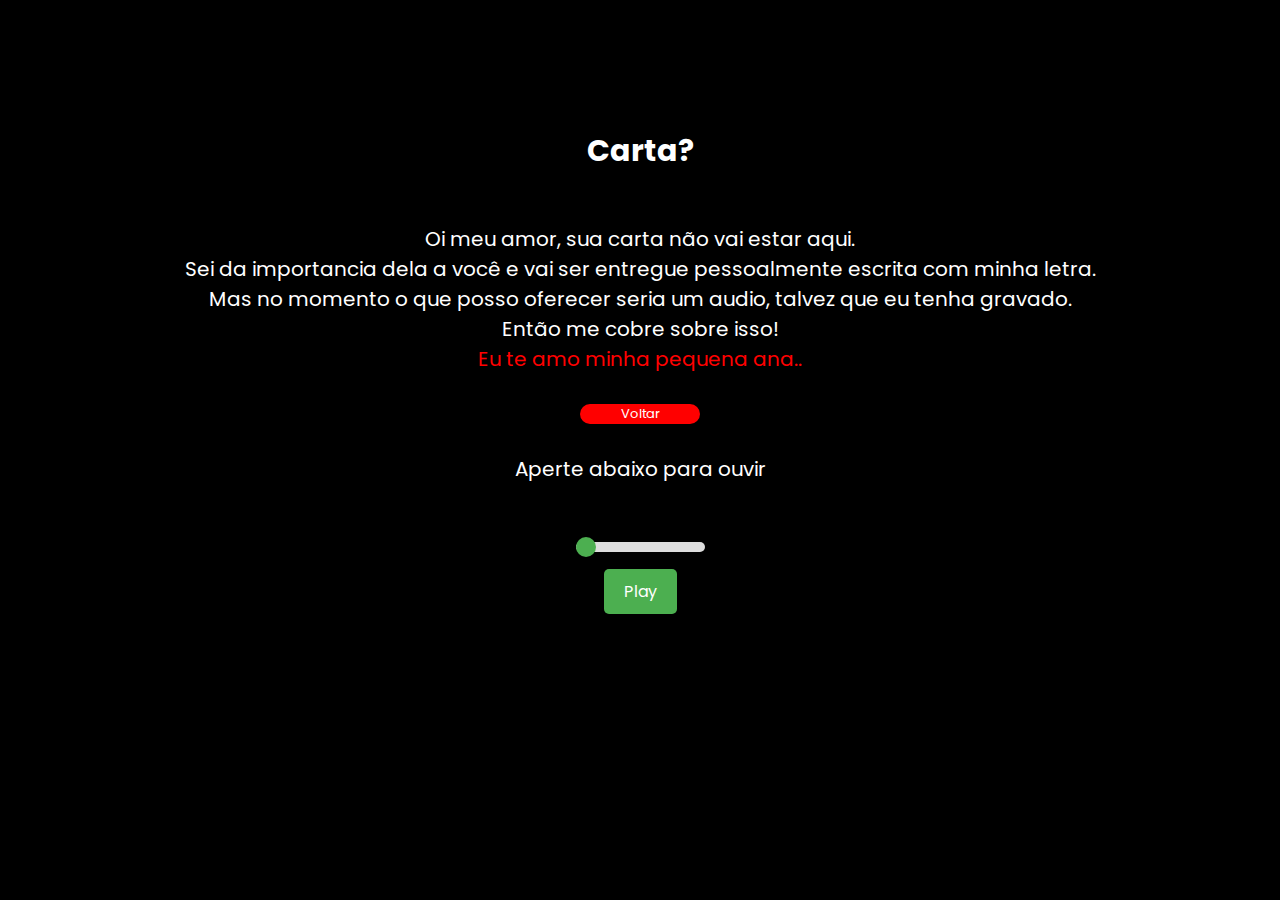
<file: carta.html>
<!DOCTYPE html>
<html lang="pt-BR">

<head>
  <meta charset="UTF-8" />
  <meta name="viewport" content="width=device-width, initial-scale=1.0" />
  <link rel="icon" href="image/mini-coracao.png">
  <link rel="stylesheet" href="css/carta.css" />
  <link rel="stylesheet" href="css/responsivo.css" />
  <title>Carta</title>
</head>

<body>


  <section class="container-carta">
    <h1>Carta?</h1>
    <br>
    <br>
    <p>Oi meu amor, sua carta não vai estar aqui.</p>
    <p>Sei da importancia dela a você e vai ser entregue pessoalmente escrita com minha letra.</p>
    <p>Mas no momento o que posso oferecer seria um audio, talvez que eu tenha gravado.</p>
    <p>Então me cobre sobre isso!
    <p class="red">Eu te amo minha pequena ana..</p>
    </p>

    <div id="btn">
      <button class="btn-voltar"><a href="index.html">Voltar</a></button>
    </div>

    <p>Aperte abaixo para ouvir</p>
    <br>
    <br>

    <div class="audio-container">
      <audio id="audio-player" preload="auto">
          <source src="image/textonfile.mp3" type="audio/mp3">
          Seu navegador não suporta a tag de áudio.
      </audio>

      <!-- Barra de progresso -->
      <div class="progress-container">
          <input type="range" id="progress-bar" class="progress-bar" value="0" step="1" min="0" max="100">
      </div>

      <button id="play-btn" class="play-btn">Play</button>
  </div>
  </section>


  <script>
    const playBtn = document.getElementById("play-btn");
    const audioPlayer = document.getElementById("audio-player");
    const progressBar = document.getElementById("progress-bar");

    // Play/Pause toggle
    playBtn.addEventListener("click", () => {
        if (audioPlayer.paused) {
            audioPlayer.play();
            playBtn.textContent = "Pausar";
        } else {
            audioPlayer.pause();
            playBtn.textContent = "Play";
        }
    });

    // Atualizar a barra de progresso enquanto o áudio toca
    audioPlayer.addEventListener("timeupdate", () => {
        const progress = (audioPlayer.currentTime / audioPlayer.duration) * 100;
        progressBar.value = progress;
    });

    // Permitir ao usuário alterar a posição do áudio ao mover a barra
    progressBar.addEventListener("input", () => {
        const seekTime = (progressBar.value / 100) * audioPlayer.duration;
        audioPlayer.currentTime = seekTime;
    });
</script>



</body>

</html>
</file>
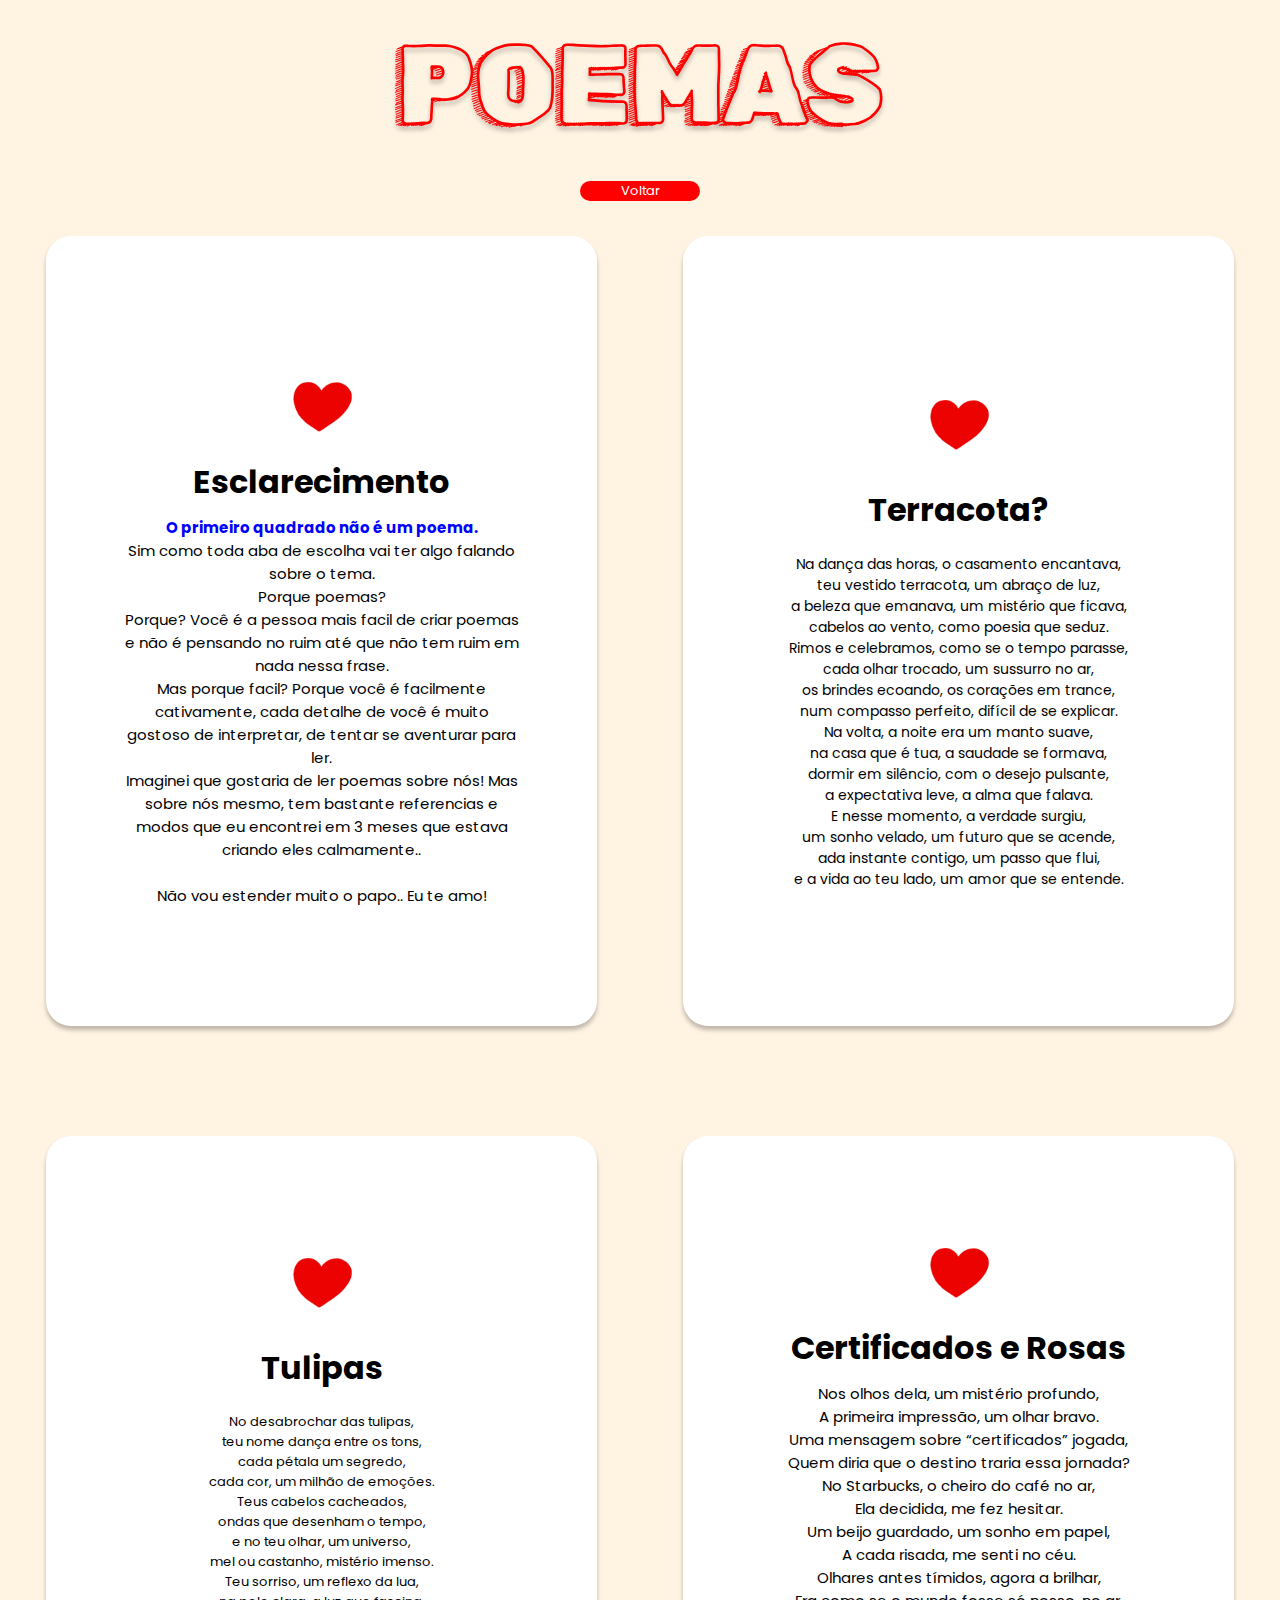
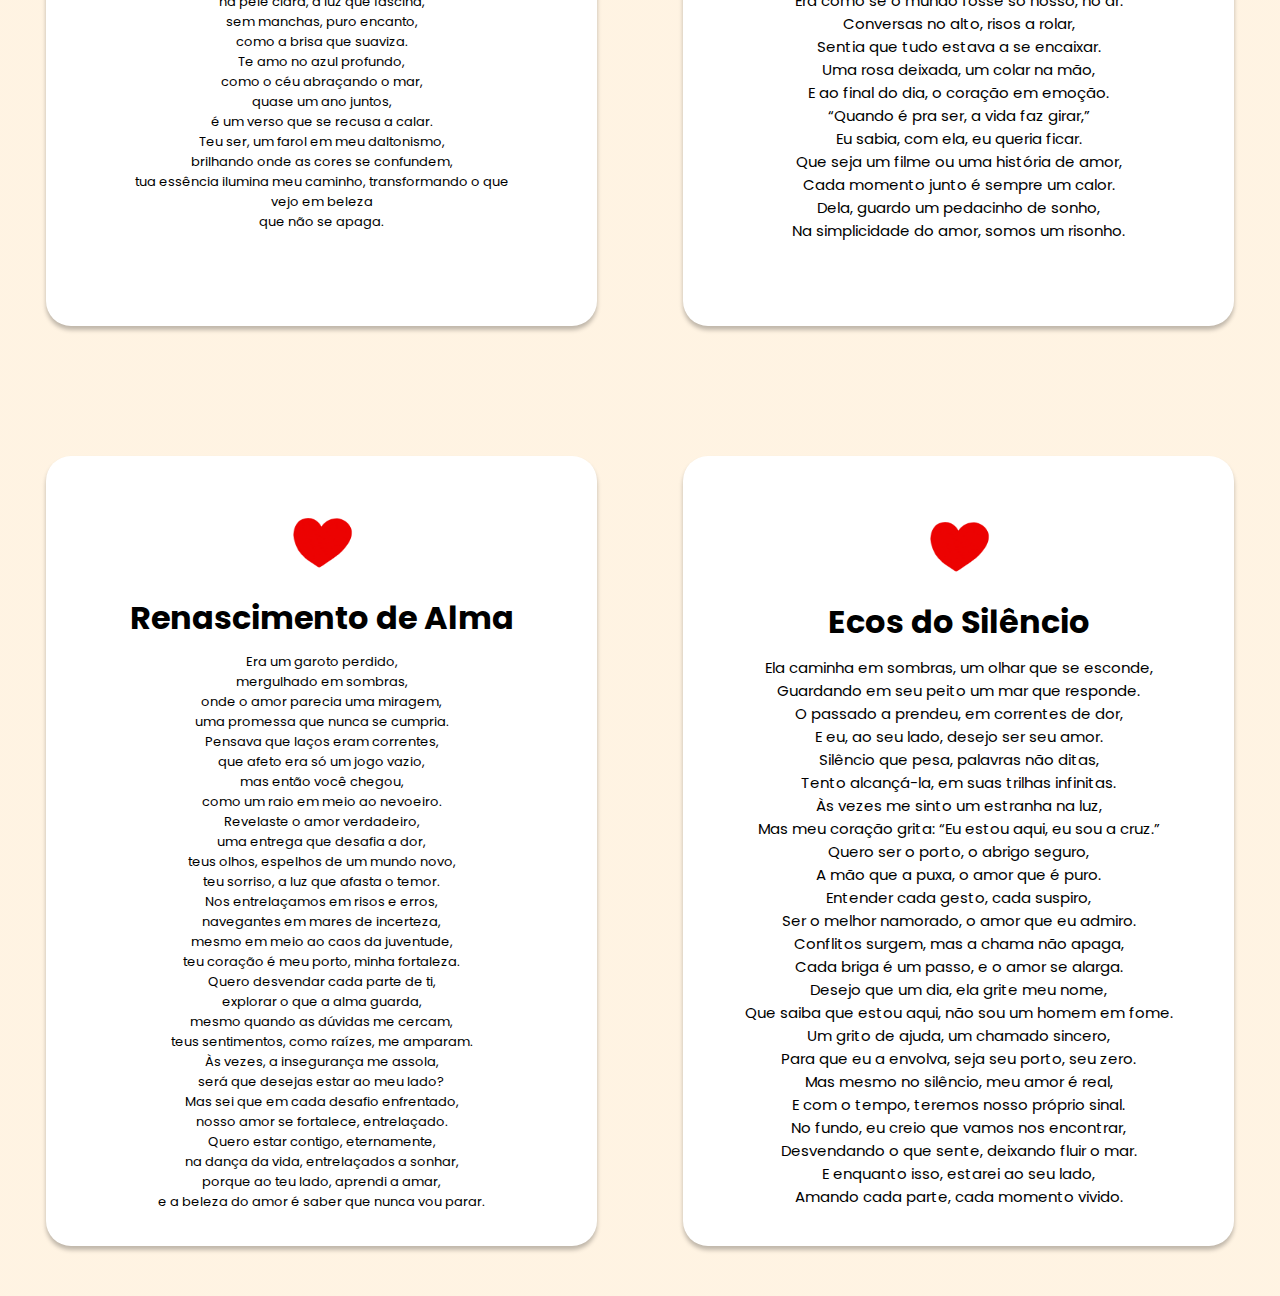
<file: poema.html>
<!DOCTYPE html>
<html lang="pt-BR">

<head>
  <meta charset="UTF-8" />
  <meta name="viewport" content="width=device-width, initial-scale=1.0" />
  <link rel="stylesheet" href="css/poema.css" />
  <link rel="icon" href="image/mini-coracao.png">
  <link rel="stylesheet" href="css/responsivopoe.css" />
  <title>Poema</title>
</head>

<body>

  <div class="wrapper">

    <section class="principal">

      <div class="title">
        <h1>POEMAS</h1>
      </div>

      <div class="button-flex">
        <br>
        <button class="btn-voltar"><a href="index.html">Voltar</a></button>
        <br>
      </div>

      <article class="po1">
        <div class="q1">
          <img src="image/coracao.gif" />
          <h1>Esclarecimento</h1>
          <p><span>O primeiro quadrado não é um poema.</span>
            <br>
            Sim como toda aba de escolha vai ter algo falando sobre o tema.
            <br>
            Porque poemas?
            <br>
            Porque? Você é a pessoa mais facil de criar poemas e não é pensando no ruim até que não tem ruim em nada
            nessa frase.
            <br>
            Mas porque facil? Porque você é facilmente cativamente, cada detalhe de você é muito gostoso de interpretar,
            de tentar se aventurar para ler.
            <br>
            Imaginei que gostaria de ler poemas sobre nós! Mas sobre nós mesmo, tem bastante referencias e modos que eu
            encontrei em 3 meses que estava criando eles calmamente..
            <br>
            <br>
            Não vou estender muito o papo.. Eu te amo!
          </p>
        </div>

        <div class="q2">
          <img src="image/coracao.gif" />
          <h1>Terracota?</h1>
          <p>Na dança das horas, o casamento encantava,<br>teu vestido terracota, um abraço de luz,<br>a beleza que
            emanava, um mistério que ficava,<br>cabelos ao vento, como poesia que seduz.
            <br>Rimos e celebramos, como se o tempo parasse,<br>cada olhar trocado, um sussurro no ar,<br>os brindes
            ecoando, os corações em trance,<br>num compasso perfeito, difícil de se explicar.
            <br>Na volta, a noite era um manto suave,<br>na casa que é tua, a saudade se formava,<br>dormir em silêncio,
            com o desejo pulsante,<br>a expectativa leve, a alma que falava.
            <br>E nesse momento, a verdade surgiu,<br>um sonho velado, um futuro que se acende,<br>ada instante contigo,
            um passo que flui,<br>e a vida ao teu lado, um amor que se entende.
          </p>
        </div>
      </article>


      <article class="po2">
        <div class="q3">
          <img src="image/coracao.gif" />
          <h1>Tulipas</h1>
          <p>No desabrochar das tulipas,<br> teu nome dança entre os tons,<br> cada pétala um segredo,<br> cada cor, um
            milhão de
            emoções.<br>
            Teus cabelos cacheados,<br> ondas que desenham o tempo, <br> e no teu olhar, um universo, <br> mel ou
            castanho, mistério
            imenso.<br>
            Teu sorriso, um reflexo da lua,<br> na pele clara, a luz que fascina,<br> sem manchas, puro encanto,<br>
            como a brisa que
            suaviza.<br>
            Te amo no azul profundo, <br>como o céu abraçando o mar, <br>quase um ano juntos, <br>é um verso que se
            recusa a calar.
            <br>Teu ser, um farol em meu daltonismo, <br> brilhando onde as cores se confundem,<br> tua essência ilumina
            meu
            caminho,
            transformando o que vejo em beleza <br> que não se apaga.
          </p>
        </div>

        <div class="q4">
          <img src="image/coracao.gif" />
          <h1>Certificados e Rosas</h1>
          <p>Nos olhos dela, um mistério profundo,<br>
            A primeira impressão, um olhar bravo.<br>
            Uma mensagem sobre “certificados” jogada,<br>
            Quem diria que o destino traria essa jornada?<br>
            No Starbucks, o cheiro do café no ar,<br>
            Ela decidida, me fez hesitar.<br>
            Um beijo guardado, um sonho em papel,<br>
            A cada risada, me senti no céu.<br>
            Olhares antes tímidos, agora a brilhar,<br>
            Era como se o mundo fosse só nosso, no ar.<br>
            Conversas no alto, risos a rolar,<br>
            Sentia que tudo estava a se encaixar.<br>
            Uma rosa deixada, um colar na mão,<br>
            E ao final do dia, o coração em emoção.<br>
            “Quando é pra ser, a vida faz girar,”<br>
            Eu sabia, com ela, eu queria ficar.<br>
            Que seja um filme ou uma história de amor,<br>
            Cada momento junto é sempre um calor.<br>
            Dela, guardo um pedacinho de sonho,<br>
            Na simplicidade do amor, somos um risonho.</p>
        </div>

      </article>

      <article class="po3">
        <div class="q5">
          <img src="image/coracao.gif" />
          <h1>Renascimento de Alma</h1>
          <p>Era um garoto perdido,<br>mergulhado em sombras,<br>onde o amor parecia uma miragem,<br>uma promessa que
            nunca se cumpria.
            <br>Pensava que laços eram correntes,<br>que afeto era só um jogo vazio,<br>mas então você chegou,<br>como
            um raio em meio ao nevoeiro.
            <br>Revelaste o amor verdadeiro,<br>uma entrega que desafia a dor,<br>teus olhos, espelhos de um mundo
            novo,<br>teu sorriso, a luz que afasta o temor.
            <br>Nos entrelaçamos em risos e erros,<br>navegantes em mares de incerteza,<br>mesmo em meio ao caos da
            juventude,<br>teu coração é meu porto, minha fortaleza.
            <br>Quero desvendar cada parte de ti,<br>explorar o que a alma guarda,<br>mesmo quando as dúvidas me
            cercam,<br>teus sentimentos, como raízes, me amparam.
            <br>Às vezes, a insegurança me assola,<br>será que desejas estar ao meu lado?<br>Mas sei que em cada desafio
            enfrentado,<br>nosso amor se fortalece, entrelaçado.
            <br>Quero estar contigo, eternamente,<br>na dança da vida, entrelaçados a sonhar,<br>porque ao teu lado,
            aprendi a amar,<br>e a beleza do amor é saber que nunca vou parar.
          </p>
        </div>

        <div class="q6">
          <img src="image/coracao.gif" />
          <h1>Ecos do Silêncio</h1>
          <p>Ela caminha em sombras, um olhar que se esconde,<br>
            Guardando em seu peito um mar que responde.<br>
            O passado a prendeu, em correntes de dor,<br>
            E eu, ao seu lado, desejo ser seu amor.<br>
            
            Silêncio que pesa, palavras não ditas,<br>
            Tento alcançá-la, em suas trilhas infinitas.<br>
            Às vezes me sinto um estranha na luz,<br>
            Mas meu coração grita: “Eu estou aqui, eu sou a cruz.”<br>
            
            Quero ser o porto, o abrigo seguro,<br>
            A mão que a puxa, o amor que é puro.<br>
            Entender cada gesto, cada suspiro,<br>
            Ser o melhor namorado, o amor que eu admiro.<br>
            
            Conflitos surgem, mas a chama não apaga,<br>
            Cada briga é um passo, e o amor se alarga.<br>
            Desejo que um dia, ela grite meu nome,<br>
            Que saiba que estou aqui, não sou um homem em fome.<br>
            
            Um grito de ajuda, um chamado sincero,<br>
            Para que eu a envolva, seja seu porto, seu zero.<br>
            Mas mesmo no silêncio, meu amor é real,<br>
            E com o tempo, teremos nosso próprio sinal.<br>
            
            No fundo, eu creio que vamos nos encontrar,<br>
            Desvendando o que sente, deixando fluir o mar.<br>
            E enquanto isso, estarei ao seu lado,<br>
            Amando cada parte, cada momento vivido.</p>
        </div>

      </article>

    </section>

  </div>






</body>

</html>
</file>
<file: css/carta.css>
@import url("https://fonts.googleapis.com/css2?family=Poppins:ital,wght@0,100;0,200;0,300;0,400;0,500;0,600;0,700;0,800;0,900;1,100;1,200;1,300;1,400;1,500;1,600;1,700;1,800;1,900&family=Rubik+Doodle+Shadow&display=swap");

* {
    margin: 0;
    padding: 0;
    box-sizing: border-box;
    font-family: Poppins;
}

.container-carta {
    margin: 0 auto;
    width: 100dvw;
    max-width: 100%;
    height: 100dvh;
    background-color: black;
}

h1 {
    color: white;
    text-align: center;
    padding-top: 10%;
    font-size: 30px;
}

p {
    color: white;
    text-align: center;
    font-size: 20px;
}

/* Button */

.btn-voltar{
    background: red;
    border: none;
    height: 20px;
    width: 100%;
    max-width: 120px;
    border-radius: 30px;
    cursor: pointer;
}

.btn-voltar:hover {
    background: blue;
}

.btn-voltar a {
    text-decoration: none;
    font-size: 13px;
    color: white;
    
}

#btn {
    margin: 30px 0px 30px 0px;
    justify-content: center;
    display: flex;
}

.red {
    color: red;
    cursor: pointer;
}

.red:hover {
    color: rgba(255, 0, 0, 0.512);
}
/* Audio */

.audio-container {
    text-align: center;
}

.play-btn {
    background-color: #4CAF50;
    color: white;
    border: none;
    padding: 10px 20px;
    font-size: 16px;
    cursor: pointer;
    border-radius: 5px;
    transition: background-color 0.3s ease;
}

.play-btn:hover {
    background-color: #45a049;
}

/* Progress */

.progress-container {
    width: 100%;
    margin-bottom: 10px; /* Espaço entre a barra de progresso e o botão */
}

.progress-bar {
    width: 100%;
    max-width: fit-content;
    height: 10px;
    appearance: none;
    background-color: #ddd;
    border-radius: 5px;
    cursor: pointer;
}

.progress-bar::-webkit-slider-thumb {
    appearance: none;
    width: 20px;
    height: 20px;
    background-color: #4CAF50;
    border-radius: 50%;
    cursor: pointer;
}

.progress-bar::-moz-range-thumb {
    width: 20px;
    height: 20px;
    background-color: #4CAF50;
    border-radius: 50%;
    cursor: pointer;
}
</file>
<file: css/responsivo.css>
@media screen and (max-width: 500px) {

.wrapper {
    height: 100%;
}

.happy-container {
    padding-top: 200px;
}

.artigo1 h1 {
    font-size: 30px;
}


.container-topo {
    padding-top: 200px;
}

.seta {
display: none;
}

.main-1 p {
    font-size: 13px;
    width: 100%;
    max-width: 400px;
    text-align: center;
}

.artigo2 p {
    display: flex;
    flex-direction: column;
    width: 100%;
    font-size: 15px;
}

.penguin {
    display: none;
}

.balao {
    display: none;
}

.escolha {
    padding-top: 300px;
    height: fit-content;
}

.main-escolha h1 {
    font-size: 30px;
}

.coracao {
    display: none;
}

.flex {
    flex-direction: column;
    align-items: center;
    gap: 1px;
}

}
</file>
<file: css/poema.css>
@import url("https://fonts.googleapis.com/css2?family=Poppins:ital,wght@0,100;0,200;0,300;0,400;0,500;0,600;0,700;0,800;0,900;1,100;1,200;1,300;1,400;1,500;1,600;1,700;1,800;1,900&family=Rubik+Doodle+Shadow&display=swap");

* {
    padding: 0;
    margin: 0;
    box-sizing: border-box;
    font-family: Poppins;
}

span {
    color: blue;
    font-weight: 700;
}

.wrapper {
    width: 100dvw;
    height: 100%;
    background: linear-gradient(0deg, rgba(255, 209, 209, 0.20) 0%, rgba(255, 209, 209, 0.20) 100%), #FFFCE7;
}

.title {
    display: flex;
    justify-content: center;
}

.title h1 {
    color: red;
    text-shadow: 0px 4px 4px rgba(0, 0, 0, 0.25);
    font-family: "Rubik Doodle Shadow";
    font-size: 110px;
    font-weight: 400;
    padding: 20px 0 20px 0;
}

.q1,
.q2,
.q3,
.q4, 
.q5,
.q6 {
    width: 551px;
    height: 790px;
    border-radius: 25px;
    background: #FFF;
    box-shadow: 0px 4px 4px 0px rgba(0, 0, 0, 0.25);
    display: flex;
    flex-direction: column;
    justify-content: center;
    align-items: center;
}

.po1 {
    display: flex;
    justify-content: center;
    gap: 86px;
}

.po2 {
    padding-top: 110px;
    display: flex;
    justify-content: center;
    gap: 86px;
    padding-bottom: 130px;
}

.po3 {
    display: flex;
    justify-content: center;
    gap: 86px;
    padding-bottom: 50px;
}

.q1 img,
.q2 img,
.q3 img,
.q4 img, 
.q5 img,
.q6 img{
    width: 103px;
    height: 93px;
}

.button-flex {
    display: flex;
    justify-content: center;
    padding: 10px 0 30px 0;

}

.btn-voltar{
    background: red;
    border: none;
    height: 20px;
    width: 100%;
    max-width: 120px;
    border-radius: 30px;
    cursor: pointer;
}

.btn-voltar:hover {
    background: rgb(241, 189, 189)
}

.btn-voltar a {
    text-decoration: none;
    font-size: 13px;
    color: white;

}

.q3 h1 {
    padding-bottom: 20px;
    padding-top: 20px;

}

.q3 p {
    max-width: 400px;
    text-align: center;
    font-size: 13px;
}

.q2 h1 {
    padding-bottom: 20px;
    padding-top: 20px;
}

.q2 p {
        max-width: 400px;
        text-align: center;
        font-size: 14px;


}

.q5 h1 {
    padding-bottom: 10px;
    padding-top: 10px;
}

.q5 p {
    text-align: center;
    font-size: 13px;
    max-width: 400px;
}

.q1 h1 {
    padding-bottom: 10px;
    padding-top: 10px;
}

.q1 p {
    text-align: center;
    font-size: 15px;
    max-width: 400px; 
}

.q4 h1 {
    padding-bottom: 10px;
    padding-top: 10px;
}

.q4 p {
    text-align: center;
    font-size: 15px;
    max-width: 400px; 
}

.q6 h1 {
    padding-bottom: 10px;
    padding-top: 10px;
}

.q6 p {
    text-align: center;
    font-size: 15px;
    max-width: 459px; 
}
</file>
<file: css/responsivopoe.css>
@media screen and (max-width: 500px) {
    .wrapper {
        margin: 0 auto;
    }

    .title h1 {
        font-size: 80px;
    }

    .po1 {
        flex-direction: column;
        align-items: center;
    }

    .q1, .q2, .q3, .q4, .q5, .q6 {
        max-width: 380px;
        padding: 20px;
    }

    .po2 {
        flex-direction: column;
        align-items: center;
    }

    .po3 {
        flex-direction: column;
        align-items: center;
    }

    .q6 p {
        font-size: 13px
    }

}
</file>
